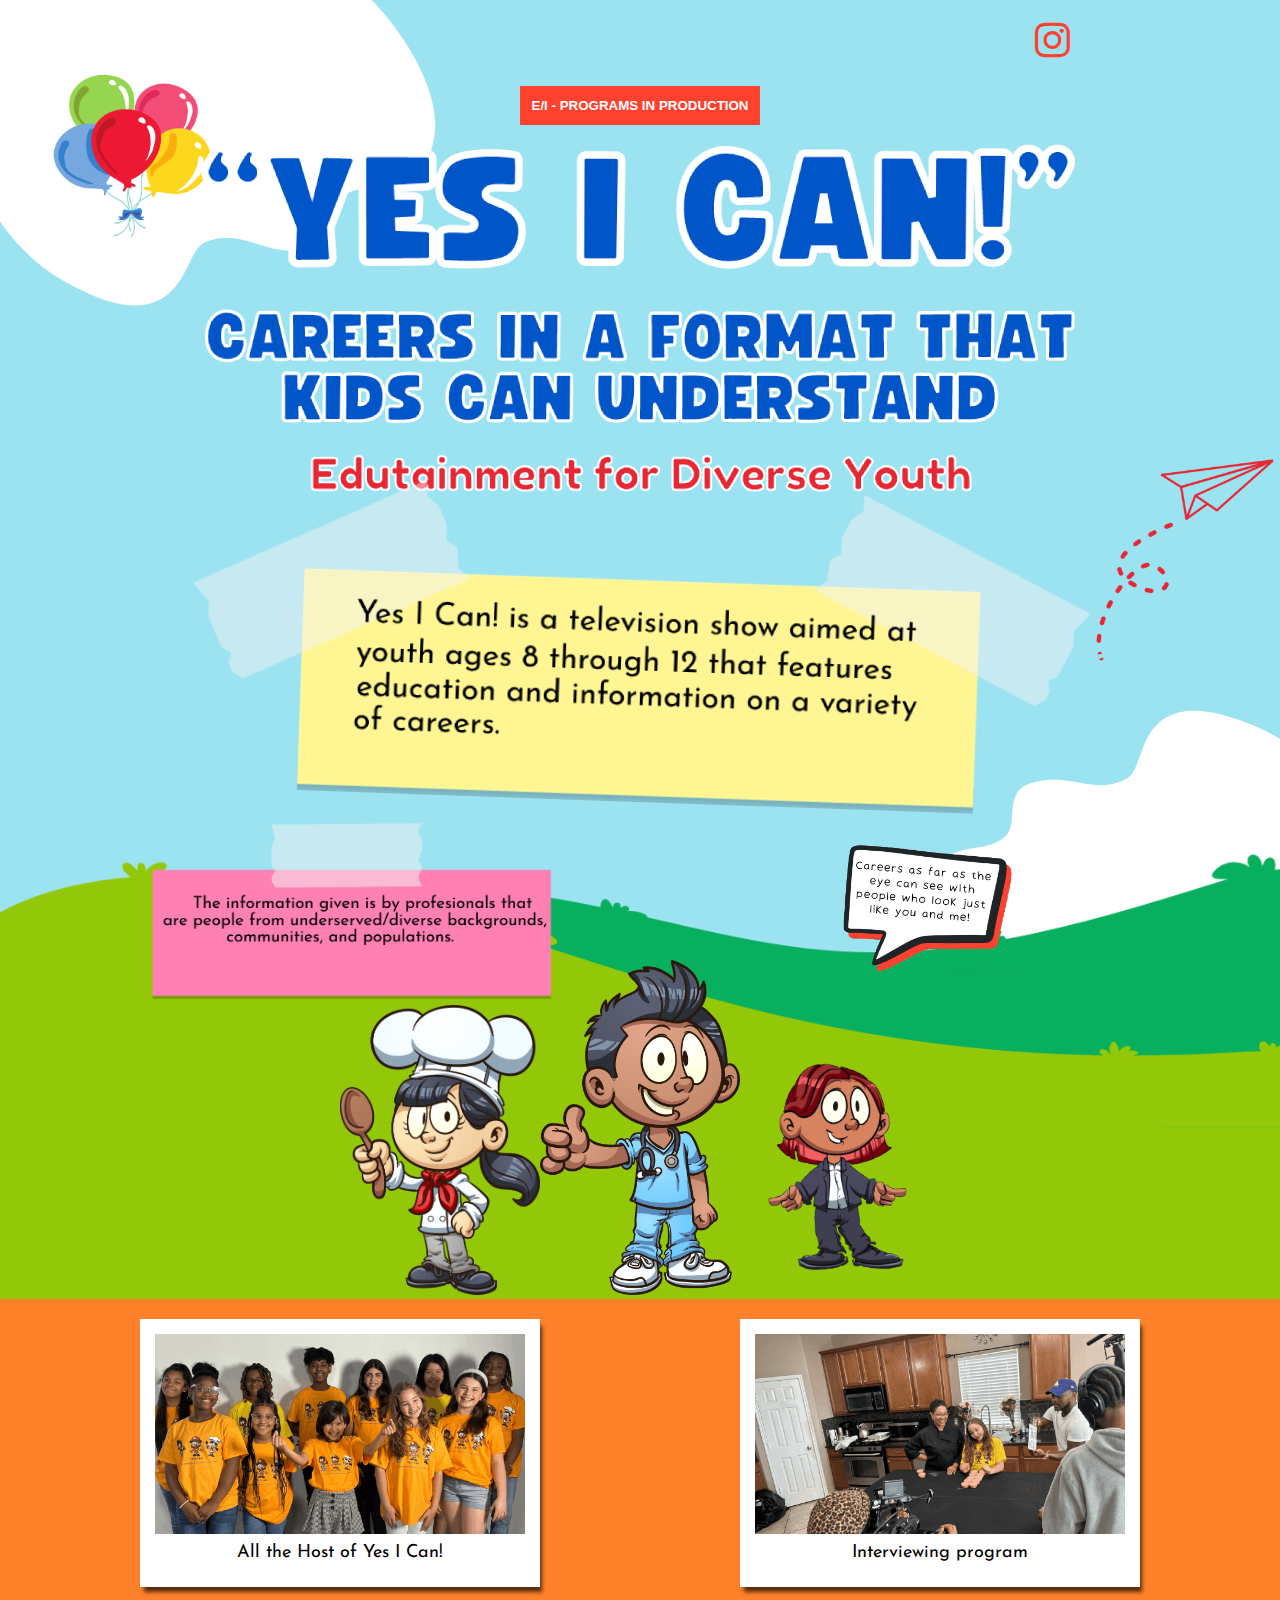
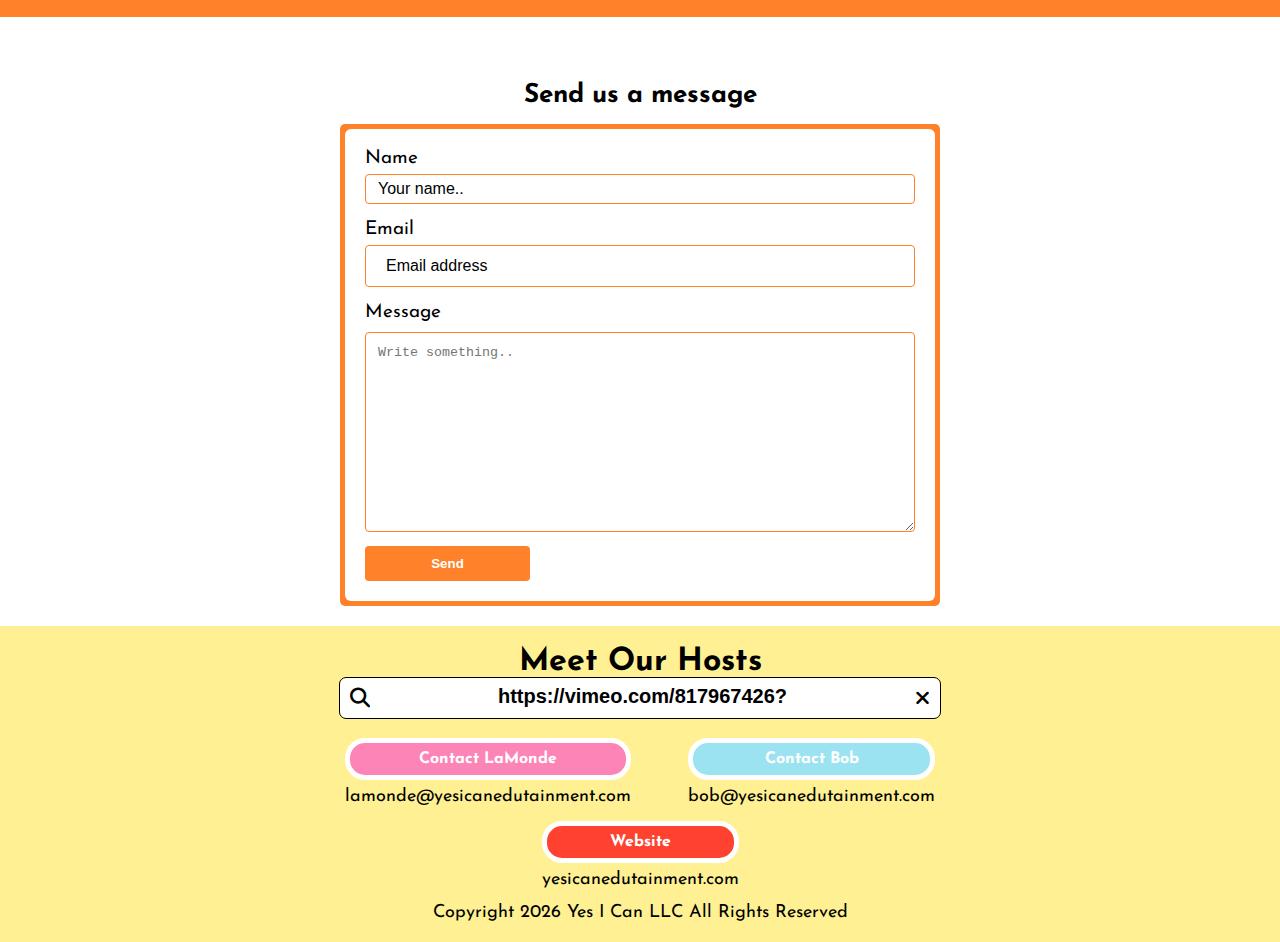
<file: index.html>
<!DOCTYPE html>
<html lang="en">

<head>
    <meta charset="UTF-8">
    <meta name="viewport" content="width=device-width, initial-scale=1.0">
    <link rel="stylesheet" href="styles.css">
    <link href="https://fonts.googleapis.com/css2?family=Josefin+Sans:wght@300;400;500&display=swap" rel="stylesheet">
    <link rel="stylesheet" href="https://cdnjs.cloudflare.com/ajax/libs/font-awesome/6.2.1/css/all.min.css">
    <title>Document</title>

</head>

<body>
    <header class="hero">
        <!-- <img src="./images/chef.png" alt=""> -->
        <div class="sky-top">
            <img src="./images/sky-top.png" alt="top-sky" class="sky-top-image">
        </div>
        <div class="social">
            <a href="https://www.instagram.com/yesicanedutainment" target="_blank">
                <i class="fa-brands fa-instagram"></i>
            </a>
        </div>
        <div class="header-button">
            <button>E/I - PROGRAMS IN PRODUCTION</button>
        </div>
        <div class="ballon">
            <img src="./images/balloons.png" alt="ballon">
        </div>
        <div class="text-image">
            <img src="./images/text.png" alt="heading">
        </div>
        <div class="card-container">
            <div class="yellow-card">
                <img src="./images/yellow-slip.png" alt="yellow-card">
            </div>
            <div class="pink-chat">
                <div class="pink-card">
                    <img src="./images/pink-slip.png" alt="pink-card">
                </div>
                <div class="chat-bubble">
                    <img src="./images/chat-bubble.png" alt="">
                </div>
            </div>
        </div>
        <div class="kite">
            <img src="./images/kite.png" alt="kite">
        </div>
        <div class="sky-bottom">
            <img class="sky-bottom-image" src="./images/sky-bottom.png" alt="cloud">
        </div>
        <div class="grass">
            <img class="grass-image" src="./images/grass.png" alt="grass">
        </div>
        <div class="career-images-container">
            <div class="career-images">
                <div class="div"><img src="./images/chef.png" alt=""></div>
                <div class="div"><img src="./images/doc.png" alt=""></div>
                <div class="div"><img src="./images/girl.png" alt=""></div>
            </div>
        </div>
    </header>
    <section>
        <div class="section">
            <div class="images">
                <div class="image image-1">
                </div>
                <span>All the Host of Yes I Can!</span>
            </div>
            <div class="images">
                <div class="image image-2">
                </div>
                <span>Interviewing program</span>
            </div>
        </div>
    </section>
    <section class="contact">
        <div class="section__container contact__container">

            <h1>Send us a message</h1>
            <div class="container">
                <form action="https://formsubmit.co/bob@yesicanedutainment.com" method="POST">

                    <input type="hidden" name="_captcha" value="false">

                    <!-- TO GO TO THE THANK YOU PAGE -->
                    <input type="hidden" name="_next" value="https://yesicanedutainment.com/pages/thanks.html">

                    <!-- TO GO BACK TO THE HOME PAGE -->
                    <!-- <input type="hidden" name="_next" value="https://yesicanedutainment.com/index.html"> -->

                    <label for="name">Name</label>
                    <input type="text" id="name" name="name" placeholder="Your name.." required>

                    <label for="email">Email</label>
                    <input type="email" id="email" name="email" placeholder="Email address" required>

                    <label for="subject">Message</label>
                    <textarea id="subject" name="subject" placeholder="Write something.." style="height:200px"
                        required></textarea>

                    <button type="submit">Send</button>
                </form>
            </div>
        </div>
    </section>
    <footer>
        <div class="footer-data">
            <h1>Meet Our Hosts</h1>
            <form action="">
                <a href="https://vimeo.com/817967426?" target="_blank">
                    <div>
                        <i class="fa-solid fa-magnifying-glass"></i>
                        <input type="text" placeholder="https://vimeo.com/817967426?">
                        <i class="fa-solid fa-xmark"></i>
                    </div>
                </a>
            </form>
            <div class="footer-buttons">
                <div class="buttons-group-1">
                    <div class="button button-1">
                        <a href="mailto:lamonde@yesicanedutainment.com" target="_blank"
                            rel="noopener noreferrer">Contact LaMonde
                        </a>
                        <span>lamonde@yesicanedutainment.com</span>
                    </div>
                    <div class="button button-2">
                        <a href="mailto:bob@yesicanedutainment.com" target="_blank" rel="noopener noreferrer">Contact
                            Bob
                        </a>
                        <span>bob@yesicanedutainment.com</span>
                    </div>
                </div>
                <div class="buttons-group-2">
                    <div class="button button-3">
                        <a href="http://yesicanedutainment.com" target="_blank">Website
                        </a>
                        <span>yesicanedutainment.com</span>
                    </div>
                </div>
            </div>
            <div class="copywrite">
                <p>Copyright <span id="copyright-year"></span> Yes I Can LLC All Rights Reserved</p>
            </div>
        </div>
    </footer>
    <script>
        (() => document.getElementById("copyright-year").textContent = new Date().getFullYear())();
    </script>
</body>

</html>
</file>
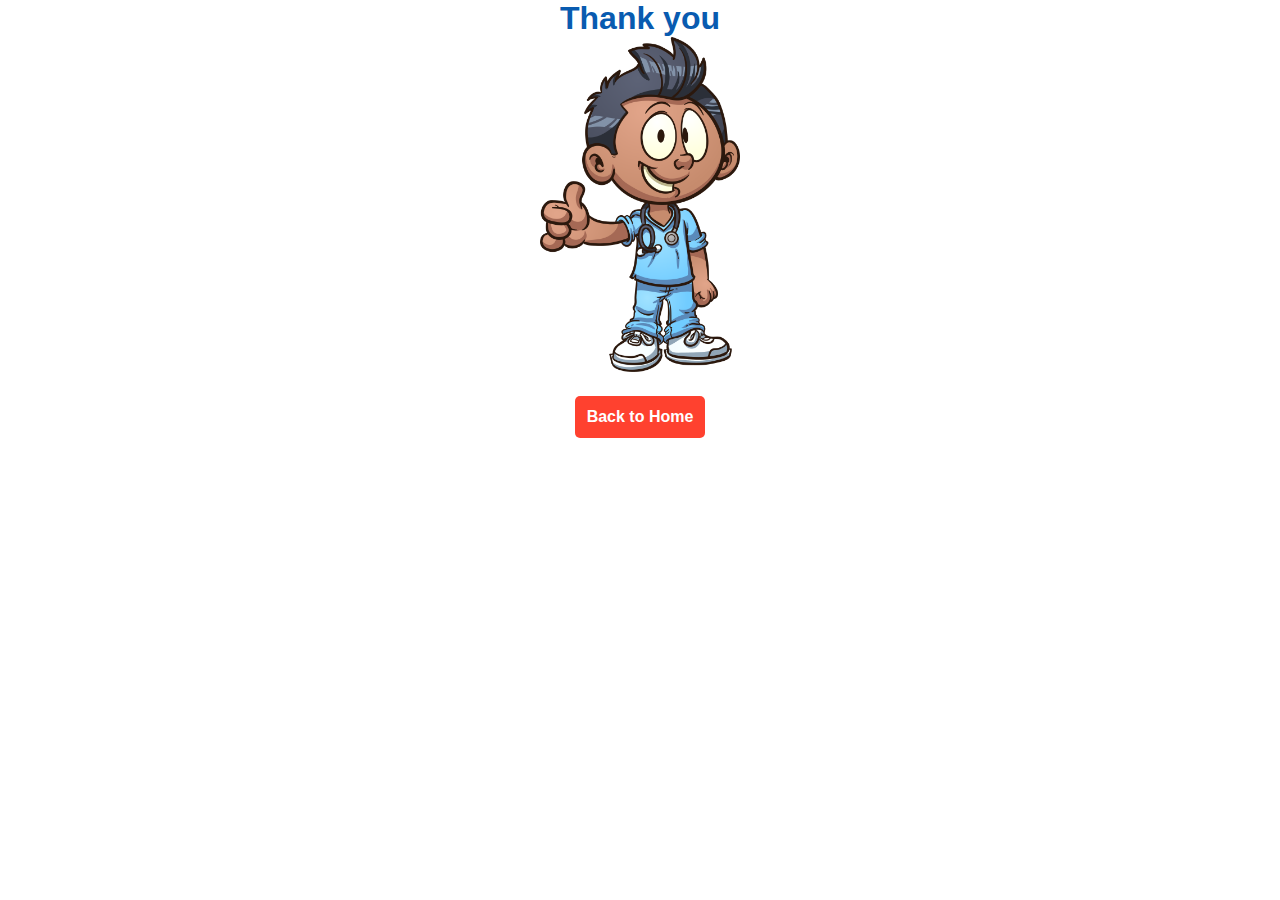
<file: Pages/thanks.html>
<!DOCTYPE html>
<html lang="en">
<head>
    <meta charset="UTF-8">
    <meta name="viewport" content="width=device-width, initial-scale=1.0">
    <title>Document</title>
    <link rel="stylesheet" href="../styles.css">
</head>
<style>
    body{
        display: flex;
        flex-direction: column;
        justify-content: center;
        align-items: center;
    }

    h1 {
        color: #095bb0;
    }

    a {
        display: block;
        margin-top: 20px;
        padding: 12px;
        background-color: #ff412f;
        text-decoration: none;
        color: #fff;
        font-weight: bold;
        border-radius: 5px;
    }
</style>
<body>
    <h1>Thank you</h1>
    <div>
        <img src="../images/doc.png" alt="doc" width="200px">
    </div>
    <a href="../index.html">Back to Home</a>
</body>
</html>
</file>
<file: styles.css>
* {
  margin: 0;
  padding: 0;
  box-sizing: border-box;
}

:root {
  /* COLORS */

  --background-green: #0eaf59;
  --background-blue: #9ce3f2;
  --background-lemon: #85c747;
  --button-red: #ff412f;
  --text-blue: #095bb0;
  --text-red: #ff4535;
  --card-yellow: #fff093;
  --card-purple: #fd84b6;
  --talker-inner-border: #1f2427;
  --talker-outer-border: #ff412f;
  --images-background: #ff822a;
  --black: #000;
  --white: #fff;

  /* FONTS */
  --primary-font: "Josefin Sans", sans-serif;
}

html {
  scroll-behavior: smooth;
  font-size: 62.5%;
  min-height: 100vh;
}

body {
  font-size: 1.6rem;
  width: 100%;
  height: 100%;
  font-family: var(--primary-font);
}

header {
  background-color: var(--background-blue);
  position: relative;
  min-height: 100vh;
  overflow: hidden;
}

.sky-top-image {
  max-width: 60%; 
  height: auto; 
}

.sky-top {
  position: absolute;
  top: -5rem;
  left: -5rem;
  /* z-index: -1; */
  max-width: 100%;
  height: auto; 
}

.ballon {
  max-width: 100%;
  position: absolute;
  height: auto;
  top: -2rem;
  left: 0;
}

.ballon img {
  max-width: 20%;
}

.text-image {
  /* outline: 1px solid red; */
  width: 100%;
  position: absolute;
  height: auto;
  display: flex;
  justify-content: center;
  /* top: -5rem; */
}

.text-image img {
  max-width: 80%;
  min-width: 29rem;
}

.social {
  position: relative;
  z-index: 1;
  width: 100%;
  max-width: 90rem;
  padding: 4rem 2rem;
  margin: auto;
  height: 5rem;
  /* outline: 1px solid; */
  display: flex;
align-items: center;
justify-content: end;
}

.social a {
  display: block;
  text-decoration: none;
}

.social i {
  font-size: 4rem;
  color: var(--button-red);
}

.header-button {
  width: 100%;
  position: relative;
  z-index: 1;
  height: 5rem;
  display: flex;
  align-items: center;
  justify-content: center;
  /* outline: 1px solid; */
}

.header-button button {
  padding: 1.2rem;
  border: none;
  font-weight: bold;
  color: var(--white);
  background-color: var(--button-red);
}

.yellow-card,
.pink-card {
  width: 100%;
  position: relative;
  z-index: 1;
}

.card-container {
  width: 90%;
  margin: 15rem auto 12rem;
}

.yellow-card {
  transform: rotate(2deg);
  display: flex;
  justify-content: center;
}

.pink-card {
  display: flex;
  justify-content: center;
  /* margin-bottom: 12rem; */
}

.yellow-card img {
  width: 100%;
  object-fit: cover;
  min-width: 34rem;
  max-width: 90rem;
}

.pink-chat {
  display: flex;
  align-items: center;
  flex-direction: column;
  justify-content: center;
  margin-top: 1.5rem;
}

.pink-card img {
  width: 70%;
  min-width: 28rem;
  max-width: 60rem;
}

.chat-bubble {
  width: 100%;
  display: flex;
  justify-content: center;
  position: relative;
  z-index: 1;
}

.chat-bubble img {
  width: 30%;
  min-width: 15rem;
  max-width: 60rem;
}

.kite {
  width: 100%;
  position: absolute;
  top: 45rem;
  right: -85%;
}

.kite img {
  width: 15%;
}

.sky-bottom-image {
  width: 60%;
  margin-right: -5rem;
}

.sky-bottom {
  /* outline: 1px solid; */
  max-width: 100%;
  position: absolute;
  right: 0;
  bottom: 5rem;
  right: -25rem;
}

.career-images-container {
  display: flex;
  position: absolute;
  bottom: 0;
  z-index: 1;
  justify-content: center;
  width: 100%;
}

.career-images {
  width: 60%;
  max-width: 60rem;
  display: flex;
  align-items: baseline;
  justify-content: center;
}

.div {
  width: 60%;
  max-width: 30rem;
}

.div img {
  width: 100%;
}

.grass-image {
  width: 100%;
}

.grass {
  position: absolute;
  bottom: 0;
  margin-bottom: -1rem;
  width: 100%;
}

.top-blub {
  width: 25rem;
  height: 30rem;
}

.square {
  background-color: var(--button-red);
  height: inherit;
  margin-top: -0.4rem;
}

/* Section styles */

section {
  width: 100%;
  padding: 2rem;
  background-color: var(--images-background);
}

.section {
  /* max-width: 90rem; */
  margin: auto;
  max-width: 50rem;
}

.images {
  margin-bottom: 1rem;
  min-height: 26.5rem;
  background-color: var(--white);
  border: 1.5rem solid var(--white);
  box-shadow: 3px 6px 4px -1px rgba(0, 0, 0, 0.67);
  -webkit-box-shadow: 3px 6px 4px -1px rgba(0, 0, 0, 0.67);
  -moz-box-shadow: 3px 6px 4px -1px rgba(0, 0, 0, 0.67);
}

.image {
  /* width: 40rem; */
  height: 20rem;
  /* outline: 1px solid; */
  background-color: grey;
}

.image-1 {
  background-image: url("./images/group.png");
  background-size: cover;
  background-position: center;
  background-repeat: no-repeat;
}

.images span {
  display: block;
  text-align: center;
  padding: 1rem;
  font-size: clamp(1.6rem, 2.5vw, 1.8rem);
  /* padding-top: 20.5rem; */
}

.image-2 {
  background-image: url("./images/interview.png");
  background-size: cover;
  background-position: center;
  background-repeat: no-repeat;
}

.contact {
  background-color: var(--white);
}

/* Contact form */

.container {
  border-radius: .5rem;
  background-color: var(--images-background);
  padding: .5rem;
  max-width: 60rem;
  margin: auto;
}

.container form {
  outline: none;
padding: 2rem;
}

.contact__header {
    background-color: var(--page-blue);
}

.contact__container {
    margin-top: 3rem;
}

.contact__container h1 {
    font-size: 2.6rem;
    text-align: center;
    padding: 1.5rem 0;
}

.container label {
    font-size: 1.9rem;
    padding-top: 1rem;
}

.container input {
  padding: 2rem;
  border: .1rem solid var(--images-background);
  width: 100%;
  margin-top: .6rem;
  margin-bottom: 1.6rem;
  border-radius: .4rem;
}

.container input::placeholder{
    font-size: 1.6rem;
    text-align: left;
    font-weight: 200;
}

input[type="number"] {
    -moz-appearance: textfield;
}

input[type="number"]::-webkit-inner-spin-button,
input[type="number"]::-webkit-outer-spin-button {
    -webkit-appearance: none;
    margin: 0;
}

.container input[type="text"],
.container select,
.container textarea {
  padding: 1.2rem;
  box-sizing: border-box;
  resize: vertical;
  width: 100%;
}

.container input:focus {
  outline: 2px solid var(--images-background);
}

.container textarea {
  margin-top: 1rem;
  border-radius: .4rem;
  border: 1px solid var(--images-background);
}

.container textarea:focus {
  outline: 2px solid var(--images-background);
}

.container button[type="submit"] {
  background-color: var(--images-background);
  transition: all .3s ease;
  color: white;
  padding: 1rem;
  margin-top: 1rem;
  width: 30%;
  border: none;
  font-weight: bold;
  border-radius: .4rem;
  cursor: pointer;
}





/* Footer styles */

footer {
  background-color: var(--card-yellow);
  width: 100%;
  padding: 2rem;
  flex-direction: column;
  align-items: center;
  justify-content: center;
  display: flex;
}

.footer-data {
  width: 95%;
  flex-direction: column;
  align-items: center;
  justify-content: center;
  display: flex;
  max-width: 90rem;
}

form {
  width: 100%;
  background: #fff;
  border-radius: 0.6rem;
  outline: 1px solid;
  max-width: 60rem;
}

form a {
  text-decoration:none ;
  color: var(--black);
  position: relative;
  z-index: 1;
}

form div {
  display: flex;
  align-items: center;
  justify-content: space-between;
  padding: 0.5rem 1rem;
}

form div i {
  font-size: 2rem;
}

input {
  border: none;
  width: 100%;
  height: 3rem;
  padding: 0 1rem;
}

input::placeholder {
  font-weight: bold;
  font-size: 2rem;
  text-align: center;
  color: var(--black);
}

.footer-buttons {
  width: 80%;
  margin-top: 2rem;
  display: flex;
  flex-direction: column;
  align-self: center;
  max-width: 59rem;
}

.buttons-group-1 {
  display: flex;
  flex-direction: column;
  align-items: center;
  gap: 1rem;
  width: 100%;
}

.button a {
  display: block;
  text-decoration: none;
  text-align: center;
  padding: 0.8rem 0rem;
  border: 0.5rem solid var(--white);
  border-radius: 2rem;
  color: white;
  font-weight: bold;
}

.button-1 a {
  background-color: var(--card-purple);
}

.button-2 a {
  background-color: var(--background-blue);
}

.button-3 a {
  background-color: var(--button-red);
}

.button span {
  display: block;
  margin-top: 0.8rem;
  text-align: center;
  font-size: clamp(1.6rem, 2.5vw, 1.8rem);
}

.buttons-group-2 {
  margin-top: 1.5rem;
  display: flex;
  justify-content: center;
  width: 100%;
}

.copywrite {
  margin-top: 1.5rem;
}

.copywrite p {
  text-align: center;
  font-size: clamp(1.6rem, 2.5vw, 1.8rem);
}

@media screen and (min-width: 560px) {
  .card-container {
    margin: 25rem auto 20rem;
  }
  .sky-bottom {
    right: -32rem;
  }
}

@media screen and (min-width: 760px) {
  .section {
    display: flex;
    justify-content: space-between;
    gap: 1rem;
    max-width: 100rem;
  }

  .images {
    width: 40rem;
  }

  .buttons-group-1 {
    justify-content: space-between;
    flex-direction: row;
  }

  .card-container {
    margin: 35rem auto 30rem;
  }

  .sky-bottom {
    right: -40rem;
    bottom: 10rem;
  }

  .pink-chat {
    flex-direction: row;
  }
}

@media screen and (min-width: 1025px) {
  .sky-bottom {
    bottom: 25rem;
  }
}
</file>
